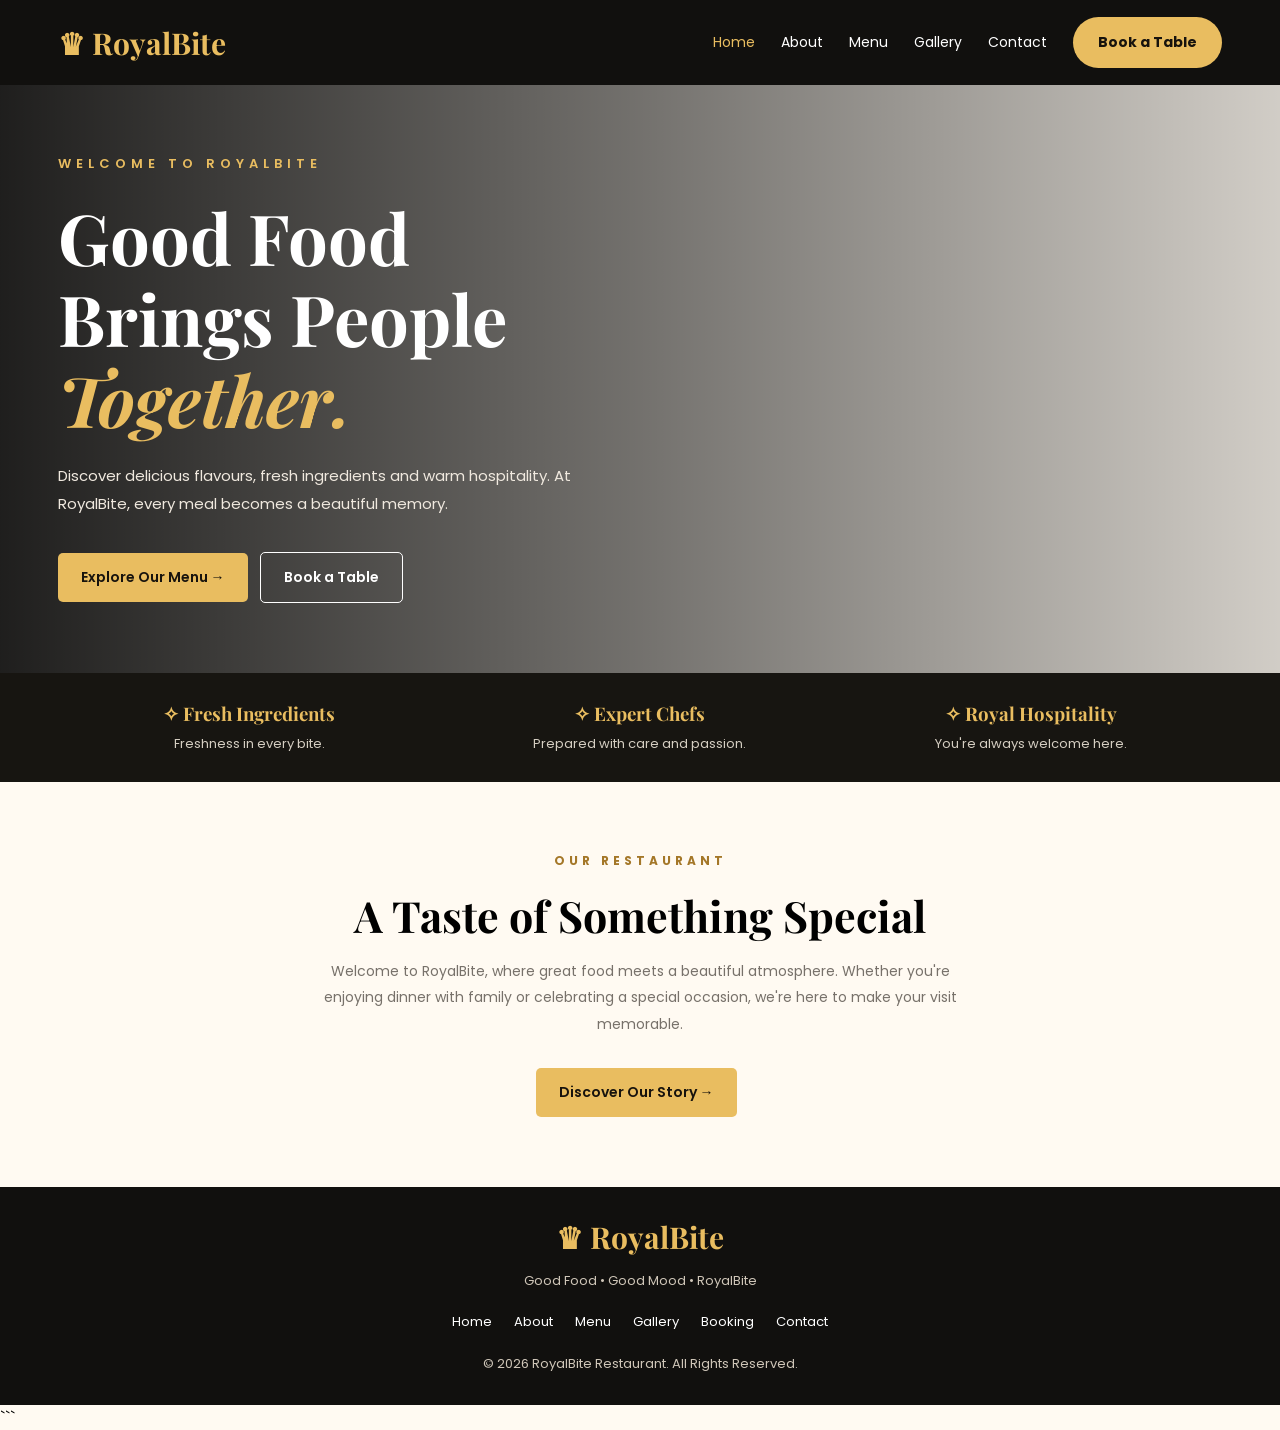
<file: index.html>
<!DOCTYPE html>
<html lang="en">

<head>
    <meta charset="UTF-8">
    <meta name="viewport" content="width=device-width, initial-scale=1.0">
    <title>RoyalBite | Home</title>

    <link
        href="https://fonts.googleapis.com/css2?family=Playfair+Display:wght@600;700&family=Poppins:wght@400;500;600&display=swap"
        rel="stylesheet">

    <style>
        * {
            margin: 0;
            padding: 0;
            box-sizing: border-box;
        }

        body {
            font-family: 'Poppins', sans-serif;
            background: #fffaf2;
        }

        a {
            text-decoration: none;
        }

        /* NAVBAR */
        .navbar {
            background: #11100e;
            min-height: 85px;
            padding: 15px 4.5%;
            display: flex;
            align-items: center;
            justify-content: space-between;
            gap: 20px;
            flex-wrap: wrap;
        }

        .logo {
            color: #e9bd60;
            font-family: 'Playfair Display', serif;
            font-size: 30px;
            font-weight: bold;
        }

        .nav-links {
            display: flex;
            align-items: center;
            gap: 26px;
            flex-wrap: wrap;
        }

        .nav-links a {
            color: white;
            font-size: 14px;
            transition: .3s;
        }

        .nav-links a:hover,
        .nav-links .active {
            color: #e9bd60;
        }

        .nav-links .book-btn {
            background: #e9bd60;
            color: #17130d;
            padding: 15px 25px;
            border-radius: 30px;
            font-weight: bold;
        }

        /* HOME SECTION */
        .hero {
            min-height: 510px;
            display: flex;
            align-items: center;
            padding: 65px 4.5%;
            color: white;

            background:
                linear-gradient(90deg,
                    rgba(0, 0, 0, .88),
                    rgba(0, 0, 0, .55),
                    rgba(0, 0, 0, .18)),
                url("https://images.unsplash.com/photo-1517248135467-4c7edcad34c4?auto=format&fit=crop&w=1800&q=90") center/cover no-repeat;
        }

        .hero-content {
            max-width: 750px;
        }

        .tag {
            color: #e9bd60;
            letter-spacing: 5px;
            font-size: 13px;
            font-weight: 600;
        }

        .hero h1 {
            font-family: 'Playfair Display', serif;
            font-size: clamp(42px, 5.5vw, 72px);
            line-height: 1.15;
            margin: 22px 0;
        }

        .hero h1 span {
            color: #e9bd60;
            font-style: italic;
        }

        .hero p {
            color: #f0e9df;
            font-size: 15px;
            line-height: 1.9;
            max-width: 540px;
            margin-bottom: 28px;
        }

        .btn {
            display: inline-block;
            padding: 14px 23px;
            border-radius: 5px;
            margin: 5px 8px 5px 0;
            font-weight: 600;
            font-size: 14px;
            transition: .3s;
        }

        .gold {
            background: #e9bd60;
            color: #17130d;
        }

        .gold:hover {
            background: #ffda82;
            transform: translateY(-3px);
        }

        .outline {
            border: 1px solid white;
            color: white;
        }

        .outline:hover {
            background: white;
            color: #17130d;
        }

        /* FEATURES */
        .features {
            display: grid;
            grid-template-columns: repeat(3, 1fr);
            gap: 20px;
            background: #171511;
            color: white;
            padding: 28px 5%;
            text-align: center;
        }

        .features h3 {
            color: #e9bd60;
            font-family: 'Playfair Display', serif;
            margin-bottom: 8px;
        }

        .features p {
            color: #d5cec2;
            font-size: 13px;
        }

        /* WELCOME SECTION */
        .welcome {
            text-align: center;
            padding: 65px 7%;
        }

        .subtitle {
            color: #a47728;
            letter-spacing: 4px;
            font-size: 12px;
            font-weight: bold;
        }

        .welcome h2 {
            font-family: 'Playfair Display', serif;
            font-size: clamp(30px, 4vw, 43px);
            margin: 14px 0;
        }

        .welcome p {
            max-width: 650px;
            margin: 0 auto 25px;
            color: #77716a;
            line-height: 1.9;
            font-size: 14px;
        }

        /* FOOTER */
        footer {
            background: #11100e;
            color: white;
            text-align: center;
            padding: 30px 5%;
        }

        footer .logo {
            display: inline-block;
            margin-bottom: 12px;
        }

        footer p {
            color: #cfc6b8;
            font-size: 13px;
            line-height: 1.8;
        }

        .footer-links {
            display: flex;
            justify-content: center;
            gap: 22px;
            flex-wrap: wrap;
            margin: 20px 0;
        }

        .footer-links a {
            color: white;
            font-size: 13px;
        }

        .footer-links a:hover {
            color: #e9bd60;
        }

        @media (max-width: 750px) {
            .navbar {
                justify-content: center;
            }

            .nav-links {
                justify-content: center;
                gap: 15px;
            }

            .hero {
                min-height: 500px;
                padding: 55px 6%;
            }

            .features {
                grid-template-columns: 1fr;
                gap: 25px;
            }
        }
    </style>
</head>

<body>

    <!-- NAVBAR -->
    <nav class="navbar">
        <a href="index.html" class="logo">♛ RoyalBite</a>

        <div class="nav-links">
            <a href="index.html" class="active">Home</a>
            <a href="about.html">About</a>
            <a href="menu.html">Menu</a>
            <a href="gallery.html">Gallery</a>
            <a href="contact.html">Contact</a>
            <a href="booking.html" class="book-btn">Book a Table</a>
        </div>
    </nav>

    <!-- HOME HERO -->
    <section class="hero">
        <div class="hero-content">

            <span class="tag">WELCOME TO ROYALBITE</span>

            <h1>
                Good Food<br>
                Brings People <span>Together.</span>
            </h1>

            <p>
                Discover delicious flavours, fresh ingredients
                and warm hospitality. At RoyalBite, every meal
                becomes a beautiful memory.
            </p>

            <a href="menu.html" class="btn gold">
                Explore Our Menu &rarr;
            </a>

            <a href="booking.html" class="btn outline">
                Book a Table
            </a>

        </div>
    </section>

    <!-- FEATURES -->
    <section class="features">

        <div>
            <h3>✧ Fresh Ingredients</h3>
            <p>Freshness in every bite.</p>
        </div>

        <div>
            <h3>✧ Expert Chefs</h3>
            <p>Prepared with care and passion.</p>
        </div>

        <div>
            <h3>✧ Royal Hospitality</h3>
            <p>You're always welcome here.</p>
        </div>

    </section>

    <!-- WELCOME -->
    <section class="welcome">

        <span class="subtitle">OUR RESTAURANT</span>

        <h2>A Taste of Something Special</h2>

        <p>
            Welcome to RoyalBite, where great food meets
            a beautiful atmosphere. Whether you're enjoying
            dinner with family or celebrating a special occasion,
            we're here to make your visit memorable.
        </p>

        <a href="about.html" class="btn gold">
            Discover Our Story &rarr;
        </a>

    </section>

    <!-- FOOTER -->
    <footer>

        <a href="index.html" class="logo">♛ RoyalBite</a>

        <p>Good Food • Good Mood • RoyalBite</p>

        <div class="footer-links">
            <a href="index.html">Home</a>
            <a href="about.html">About</a>
            <a href="menu.html">Menu</a>
            <a href="gallery.html">Gallery</a>
            <a href="booking.html">Booking</a>
            <a href="contact.html">Contact</a>
        </div>

        <p>© 2026 RoyalBite Restaurant. All Rights Reserved.</p>

    </footer>

</body>

</html>
```
</file>
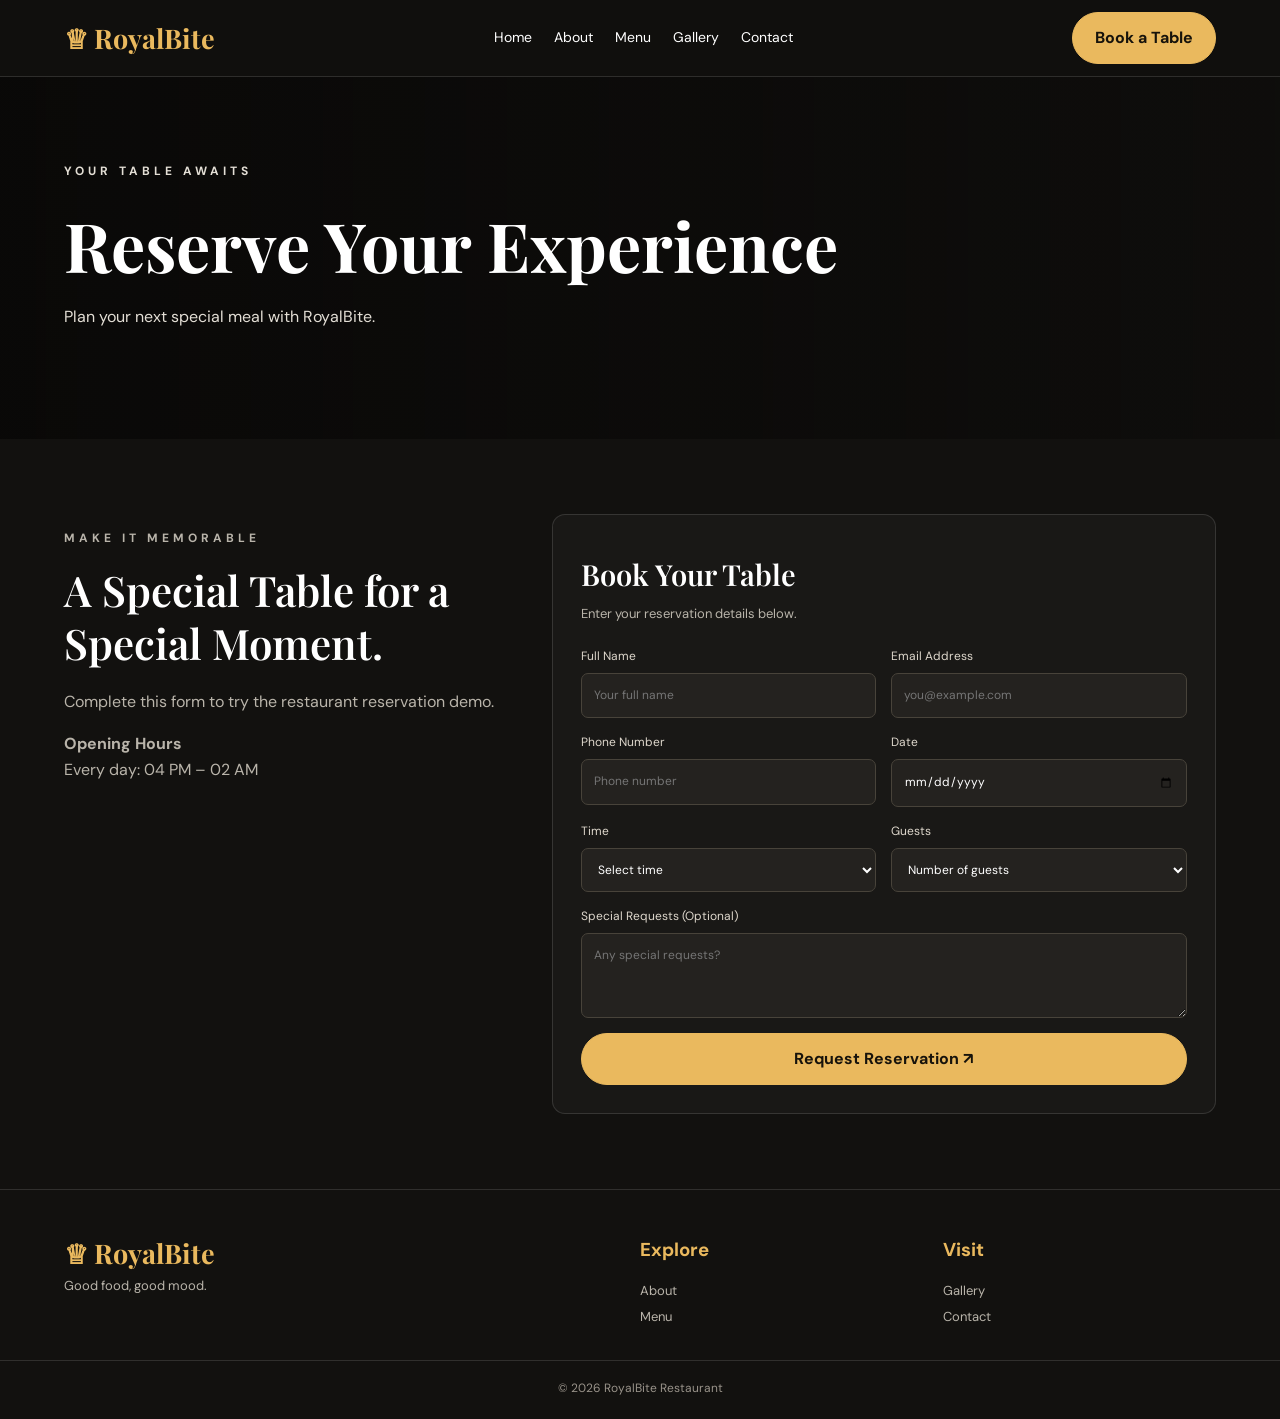
<file: booking.html>
<!DOCTYPE html>
<html lang="en">

<head>
    <meta charset="UTF-8">
    <meta name="viewport" content="width=device-width, initial-scale=1.0">
    <title>Book a Table | RoyalBite</title>
    <link rel="stylesheet" href="style.css">
</head>

<body>
    <header>
        <nav class="container nav">
            <a class="logo" href="index.html">♕ RoyalBite</a>
            <button class="menu-toggle" aria-label="Open menu">☰</button>
            <div class="navlinks">
                <a href="index.html">Home</a><a href="about.html">About</a>
                <a href="menu.html">Menu</a><a href="gallery.html">Gallery</a>
                <a href="contact.html">Contact</a>
            </div>
            <a class="btn nav-book" href="booking.html">Book a Table</a>
        </nav>
    </header>
    <main>
        <section class="page-hero">
            <div class="container">
                <p class="eyebrow">YOUR TABLE AWAITS</p>
                <h1>Reserve Your Experience</h1>
                <p>Plan your next special meal with RoyalBite.</p>
            </div>
        </section>
        <section class="section">
            <div class="container booking-wrap">
                <div>
                    <p class="eyebrow">MAKE IT MEMORABLE</p>
                    <h2>A Special Table for a Special Moment.</h2>
                    <p>Complete this form to try the restaurant reservation demo.</p>
                    <p class="hours"><strong>Opening Hours</strong><br>Every day: 04 PM – 02 AM</p>
                </div>
                <form class="booking-form" id="bookingForm">
                    <h2>Book Your Table</h2>
                    <p>Enter your reservation details below.</p>
                    <div class="form-grid">
                        <label>Full Name
                            <input name="name" placeholder="Your full name" required>
                        </label>
                        <label>Email Address
                            <input name="email" type="email" placeholder="you@example.com" required>
                        </label>
                        <label>Phone Number
                            <input name="phone" type="tel" placeholder="Phone number" required>
                        </label>
                        <label>Date
                            <input name="date" id="bookingDate" type="date" required>
                        </label>
                        <label>Time
                            <select name="time" required>
                                <option value="">Select time</option>
                                <option>12:00 PM</option>
                                <option>1:00 PM</option>
                                <option>2:00 PM</option>
                                <option>5:00 PM</option>
                                <option>6:00 PM</option>
                                <option>7:00 PM</option>
                                <option>8:00 PM</option>
                                <option>9:00 PM</option>
                            </select>
                        </label>
                        <label>Guests
                            <select name="guests" required>
                                <option value="">Number of guests</option>
                                <option>1 guest</option>
                                <option>2 guests</option>
                                <option>3 guests</option>
                                <option>4 guests</option>
                                <option>5 guests</option>
                                <option>6 guests</option>
                                <option>7+ guests</option>
                            </select>
                        </label>
                        <label class="full">Special Requests (Optional)
                            <textarea name="notes" rows="3" placeholder="Any special requests?"></textarea>
                        </label>
                        <button class="btn full" type="submit">Request Reservation ↗</button>
                    </div>
                </form>
            </div>
        </section>
    </main>
    <footer>
        <div class="container footer">
            <div><a class="logo" href="index.html">♕ RoyalBite</a>
                <p>Good food, good mood.</p>
            </div>
            <div>
                <h3>Explore</h3><a href="about.html">About</a><a href="menu.html">Menu</a>
            </div>
            <div>
                <h3>Visit</h3><a href="gallery.html">Gallery</a><a href="contact.html">Contact</a>
            </div>
        </div>
        <div class="copyright">© <span class="year"></span> RoyalBite Restaurant</div>
    </footer>
    <div class="toast" role="status" aria-live="polite"></div>
    <script src="script.js"></script>
</body>

</html>
</file>
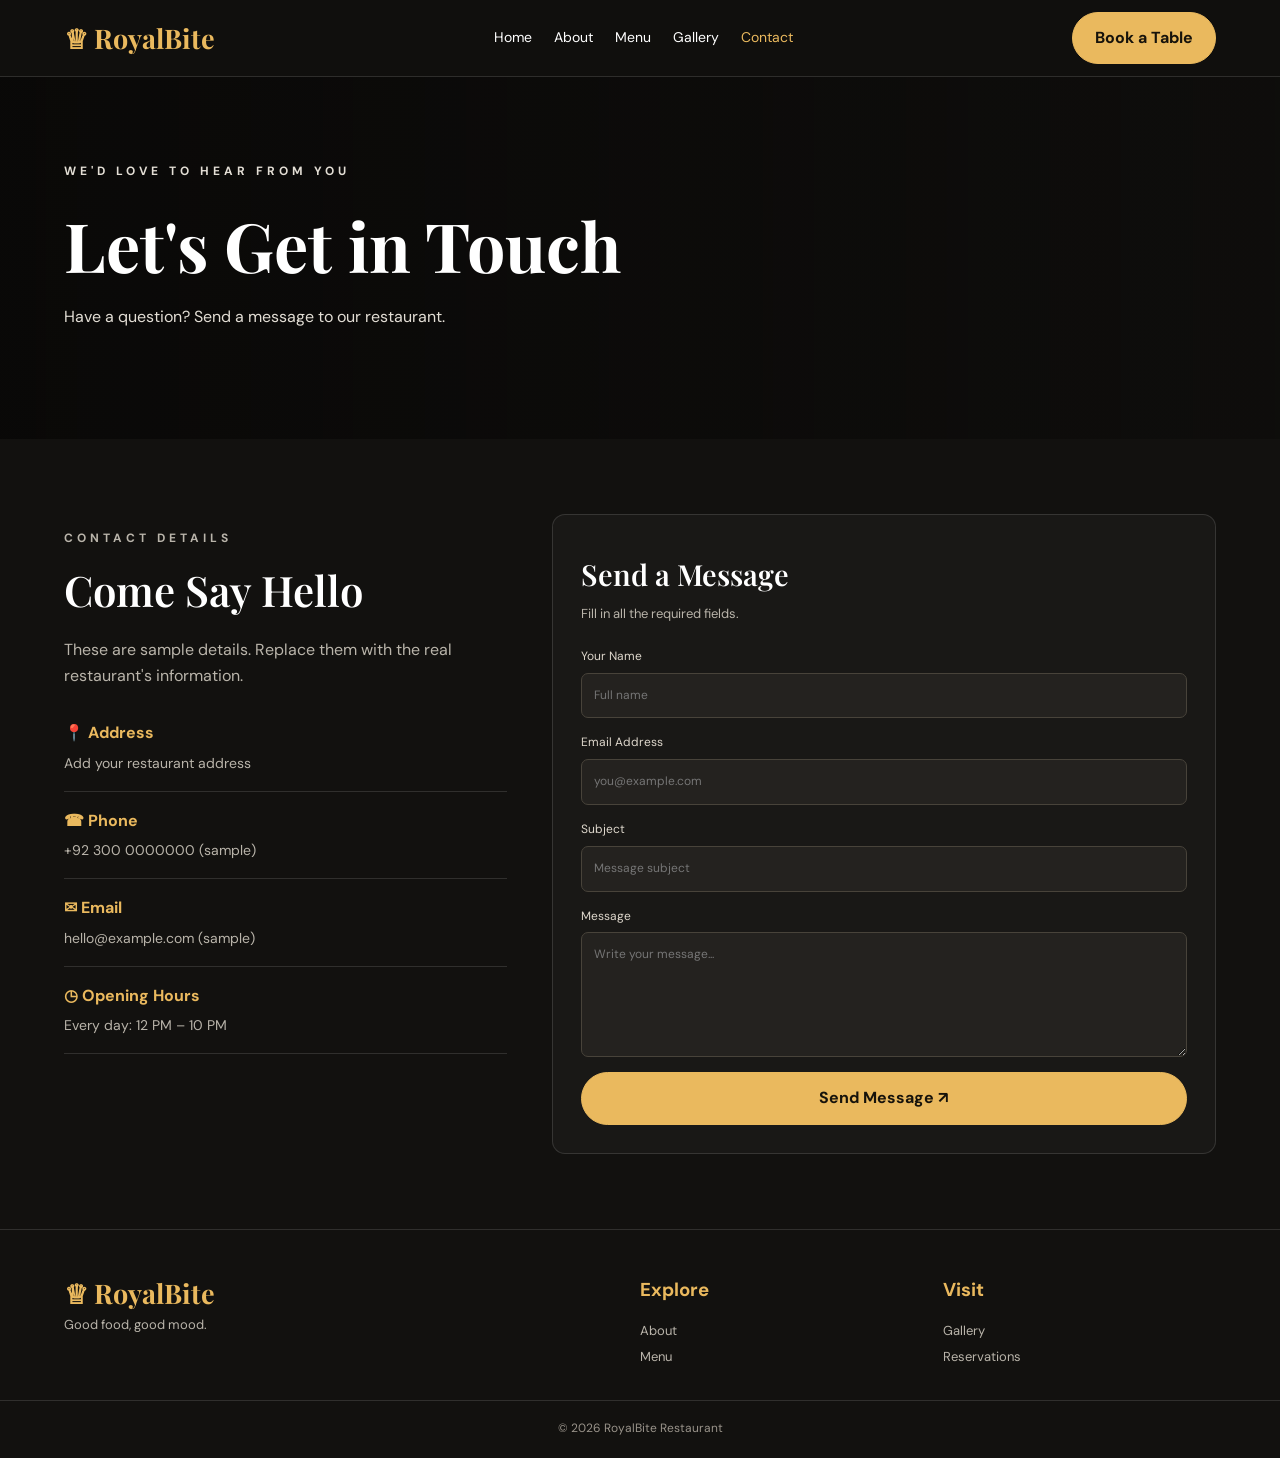
<file: contact.html>
<!DOCTYPE html>
<html lang="en">

<head>
    <meta charset="UTF-8">
    <meta name="viewport" content="width=device-width, initial-scale=1.0">
    <title>Contact Us | RoyalBite</title>
    <link rel="stylesheet" href="style.css">
</head>

<body>
    <header>
        <nav class="container nav">
            <a class="logo" href="index.html">♕ RoyalBite</a>
            <button class="menu-toggle" aria-label="Open menu">☰</button>
            <div class="navlinks">
                <a href="index.html">Home</a><a href="about.html">About</a>
                <a href="menu.html">Menu</a><a href="gallery.html">Gallery</a>
                <a class="active" href="contact.html">Contact</a>
            </div>
            <a class="btn nav-book" href="booking.html">Book a Table</a>
        </nav>
    </header>
    <main>
        <section class="page-hero">
            <div class="container">
                <p class="eyebrow">WE'D LOVE TO HEAR FROM YOU</p>
                <h1>Let's Get in Touch</h1>
                <p>Have a question? Send a message to our restaurant.</p>
            </div>
        </section>
        <section class="section">
            <div class="container contact-grid">
                <div>
                    <p class="eyebrow">CONTACT DETAILS</p>
                    <h2>Come Say Hello</h2>
                    <p>These are sample details. Replace them with the real restaurant's information.</p>
                    <div class="contact-card"><b>📍 Address</b>
                        <p>Add your restaurant address</p>
                    </div>
                    <div class="contact-card"><b>☎ Phone</b>
                        <p>+92 300 0000000 (sample)</p>
                    </div>
                    <div class="contact-card"><b>✉ Email</b>
                        <p>hello@example.com (sample)</p>
                    </div>
                    <div class="contact-card"><b>◷ Opening Hours</b>
                        <p>Every day: 12 PM – 10 PM</p>
                    </div>
                </div>
                <form class="booking-form" id="contactForm">
                    <h2>Send a Message</h2>
                    <p>Fill in all the required fields.</p>
                    <div class="form-grid">
                        <label class="full">Your Name
                            <input name="name" required placeholder="Full name">
                        </label>
                        <label class="full">Email Address
                            <input type="email" name="email" required placeholder="you@example.com">
                        </label>
                        <label class="full">Subject
                            <input name="subject" required placeholder="Message subject">
                        </label>
                        <label class="full">Message
                            <textarea name="message" rows="5" required placeholder="Write your message..."></textarea>
                        </label>
                        <button class="btn full" type="submit">Send Message ↗</button>
                    </div>
                </form>
            </div>
        </section>
    </main>
    <footer>
        <div class="container footer">
            <div><a class="logo" href="index.html">♕ RoyalBite</a>
                <p>Good food, good mood.</p>
            </div>
            <div>
                <h3>Explore</h3><a href="about.html">About</a><a href="menu.html">Menu</a>
            </div>
            <div>
                <h3>Visit</h3><a href="gallery.html">Gallery</a><a href="booking.html">Reservations</a>
            </div>
        </div>
        <div class="copyright">© <span class="year"></span> RoyalBite Restaurant</div>
    </footer>
    <div class="toast" role="status" aria-live="polite"></div>
    <script src="script.js"></script>
</body>

</html>
</file>
<file: style.css>
@import url('https://fonts.googleapis.com/css2?family=DM+Sans:wght@400;500;600;700&family=Playfair+Display:wght@500;600;700&display=swap');

:root {
    --gold: #eab95e;
    --dark: #12110f;
    --cream: #f7f2e9;
    --muted: #b9b4aa;
}

* {
    margin: 0;
    padding: 0;
    box-sizing: border-box;
    scroll-behavior: smooth;
}

body {
    font-family: 'DM Sans', sans-serif;
    background: var(--dark);
    color: white;
    line-height: 1.65;
}

a {
    color: inherit;
    text-decoration: none;
}

button,
input,
select,
textarea {
    font: inherit;
}

.container {
    width: min(1160px, 90%);
    margin: auto;
}

header {
    position: sticky;
    top: 0;
    z-index: 20;
    background: #11100ef5;
    border-bottom: 1px solid #ffffff20;
}

.nav {
    min-height: 76px;
    display: flex;
    align-items: center;
    justify-content: space-between;
    gap: 20px;
}

.logo {
    font: 700 27px 'Playfair Display', serif;
    color: var(--gold);
    white-space: nowrap;
}

.navlinks {
    display: flex;
    align-items: center;
    gap: 22px;
}

.navlinks a {
    font-size: 14px;
    transition: .2s;
}

.navlinks a:hover,
.navlinks a.active {
    color: var(--gold);
}

.btn {
    display: inline-block;
    padding: 12px 22px;
    background: var(--gold);
    color: #17130b;
    border: 1px solid var(--gold);
    border-radius: 30px;
    font-weight: 700;
    text-align: center;
    transition: .2s;
    cursor: pointer;
}

.btn:hover {
    background: #ffd57d;
    transform: translateY(-2px);
}

.menu-toggle {
    display: none;
    color: white;
    background: none;
    border: 0;
    font-size: 26px;
    cursor: pointer;
}

.hero,
.page-hero {
    background:
        linear-gradient(90deg, #090807ed, #09080770),
        url('https://images.unsplash.com/photo-1414235077428-338989a2e8c0?auto=format&fit=crop&w=1800&q=85') center/cover;
}

.hero {
    min-height: 550px;
    display: flex;
    align-items: center;
}

.hero-copy {
    padding: 80px 0;
}

.hero h1,
.page-hero h1 {
    font: 700 clamp(40px, 6vw, 68px)/1.15 'Playfair Display', serif;
    margin: 15px 0 20px;
}

.hero p,
.page-hero p {
    max-width: 580px;
    color: #e3ded5;
    margin-bottom: 24px;
}

.eyebrow {
    color: var(--gold);
    font-size: 12px;
    font-weight: 700;
    letter-spacing: 4px;
}

.page-hero {
    padding: 85px 0;
}

.section {
    padding: 75px 0;
}

.section h2,
.split h2,
.booking-wrap h2,
.contact-grid h2 {
    font: 600 clamp(29px, 4vw, 42px)/1.25 'Playfair Display', serif;
    margin: 12px 0 20px;
}

.features {
    background: var(--cream);
    color: #191713;
}

.feature-grid {
    display: grid;
    grid-template-columns: repeat(4, 1fr);
    gap: 20px;
    padding: 28px 0;
}

.feature-grid>div {
    padding: 8px 12px;
    border-right: 1px solid #ddd4c7;
}

.feature-grid>div:last-child {
    border: 0;
}

.feature-grid b,
.feature-grid small {
    display: block;
}

.feature-grid small {
    color: #716a60;
    font-size: 12px;
}

.split {
    display: grid;
    grid-template-columns: 1fr 1fr;
    gap: 45px;
    align-items: center;
}

.split img {
    width: 100%;
    height: 390px;
    object-fit: cover;
    border-radius: 13px;
}

.split p,
.booking-wrap>div>p,
.contact-grid>div>p {
    color: var(--muted);
    margin: 15px 0;
}

.cards {
    display: grid;
    grid-template-columns: repeat(3, 1fr);
    gap: 22px;
}

.menu-cards {
    grid-template-columns: repeat(4, 1fr);
}

.food-card {
    background: #191816;
    border: 1px solid #ffffff20;
    border-radius: 12px;
    overflow: hidden;
    transition: .25s;
}

.food-card:hover {
    transform: translateY(-5px);
    border-color: var(--gold);
}

.food-card img {
    display: block;
    width: 100%;
    height: 190px;
    object-fit: cover;
}

.food-info {
    padding: 17px;
}

.food-info h3 {
    font: 600 21px 'Playfair Display', serif;
    margin-bottom: 8px;
}

.food-info p {
    color: var(--muted);
    font-size: 13px;
    margin-bottom: 12px;
}

.food-info strong {
    color: var(--gold);
}

.gallery-grid {
    display: grid;
    grid-template-columns: repeat(3, 1fr);
    gap: 15px;
}

.gallery-grid img {
    display: block;
    width: 100%;
    height: 230px;
    object-fit: cover;
    border-radius: 10px;
    transition: .25s;
}

.gallery-grid img:hover {
    transform: scale(1.02);
}

.center {
    text-align: center;
}

.notice {
    padding: 14px;
    margin-bottom: 25px;
    background: #24221f;
    border: 1px solid #6b532c;
    border-radius: 8px;
    color: #f0d7a4;
    font-size: 13px;
}

.booking-wrap,
.contact-grid {
    display: grid;
    grid-template-columns: .8fr 1.2fr;
    gap: 45px;
    align-items: start;
}

.booking-form {
    padding: 28px;
    background: #191816;
    border: 1px solid #ffffff20;
    border-radius: 13px;
}

.booking-form h2 {
    font: 600 29px 'Playfair Display', serif;
    margin-bottom: 10px;
}

.booking-form>p {
    color: var(--muted);
    font-size: 13px;
    margin-bottom: 22px;
}

.form-grid {
    display: grid;
    grid-template-columns: 1fr 1fr;
    gap: 15px;
}

.form-grid label {
    color: #ded7cc;
    font-size: 12px;
}

.form-grid input,
.form-grid select,
.form-grid textarea {
    display: block;
    width: 100%;
    min-width: 0;
    margin-top: 6px;
    padding: 12px;
    color: white;
    background: #24221f;
    border: 1px solid #48433a;
    border-radius: 7px;
    outline: none;
}

.form-grid input:focus,
.form-grid select:focus,
.form-grid textarea:focus {
    border-color: var(--gold);
}

.form-grid select option {
    background: #24221f;
}

.full {
    grid-column: 1 / -1;
}

.form-grid button {
    width: 100%;
}

.contact-card {
    padding: 16px 0;
    border-bottom: 1px solid #ffffff20;
}

.contact-card b {
    color: var(--gold);
}

.contact-card p {
    color: var(--muted);
    font-size: 14px;
    margin-top: 5px;
}

footer {
    padding: 45px 0 20px;
    border-top: 1px solid #ffffff20;
}

.footer {
    display: grid;
    grid-template-columns: 2fr 1fr 1fr;
    gap: 30px;
    margin-bottom: 30px;
}

.footer h3 {
    color: var(--gold);
    margin-bottom: 12px;
}

.footer p,
.footer a:not(.logo) {
    display: block;
    color: var(--muted);
    font-size: 13px;
    line-height: 2;
}

.footer a:hover {
    color: var(--gold);
}

.copyright {
    border-top: 1px solid #ffffff20;
    padding-top: 18px;
    text-align: center;
    color: #99938a;
    font-size: 12px;
}

.toast {
    display: none;
    position: fixed;
    right: 20px;
    bottom: 20px;
    z-index: 50;
    max-width: 340px;
    padding: 16px 20px;
    background: var(--cream);
    color: #191713;
    border-radius: 10px;
    box-shadow: 0 5px 30px #0005;
}

@media (max-width: 900px) {
    .navlinks {
        gap: 12px;
    }

    .menu-cards {
        grid-template-columns: repeat(2, 1fr);
    }

    .feature-grid {
        grid-template-columns: repeat(2, 1fr);
    }

    .booking-wrap,
    .contact-grid,
    .split {
        gap: 25px;
    }
}

@media (max-width: 650px) {
    .nav {
        min-height: 68px;
    }

    .menu-toggle {
        display: block;
    }

    .navlinks {
        display: none;
        position: absolute;
        top: 68px;
        left: 0;
        width: 100%;
        padding: 20px 5%;
        background: #14120f;
        flex-direction: column;
        align-items: stretch;
    }

    .navlinks.open {
        display: flex;
    }

    .navlinks a {
        padding: 7px 0;
    }

    .nav-book {
        display: none;
    }

    .hero {
        min-height: 480px;
    }

    .page-hero {
        padding: 60px 0;
    }

    .section {
        padding: 50px 0;
    }

    .feature-grid {
        gap: 12px;
    }

    .feature-grid>div {
        border: 0;
        padding: 5px 0;
    }

    .cards,
    .menu-cards {
        grid-template-columns: repeat(2, minmax(0, 1fr));
        gap: 12px;
    }

    .food-card img {
        height: 135px;
    }

    .food-info {
        padding: 12px;
    }

    .food-info h3 {
        font-size: 18px;
    }

    .split,
    .booking-wrap,
    .contact-grid {
        grid-template-columns: 1fr;
    }

    .split img {
        height: 270px;
    }

    .booking-form {
        padding: 20px;
    }

    .gallery-grid {
        grid-template-columns: repeat(2, 1fr);
        gap: 10px;
    }

    .gallery-grid img {
        height: 155px;
    }

    .footer {
        grid-template-columns: 1fr 1fr;
    }

    .footer>div:first-child {
        grid-column: 1 / -1;
    }
}

@media (max-width: 380px) {

    .cards,
    .menu-cards {
        grid-template-columns: 1fr;
    }

    .form-grid {
        grid-template-columns: 1fr;
    }

    .full {
        grid-column: auto;
    }
}
</file>
